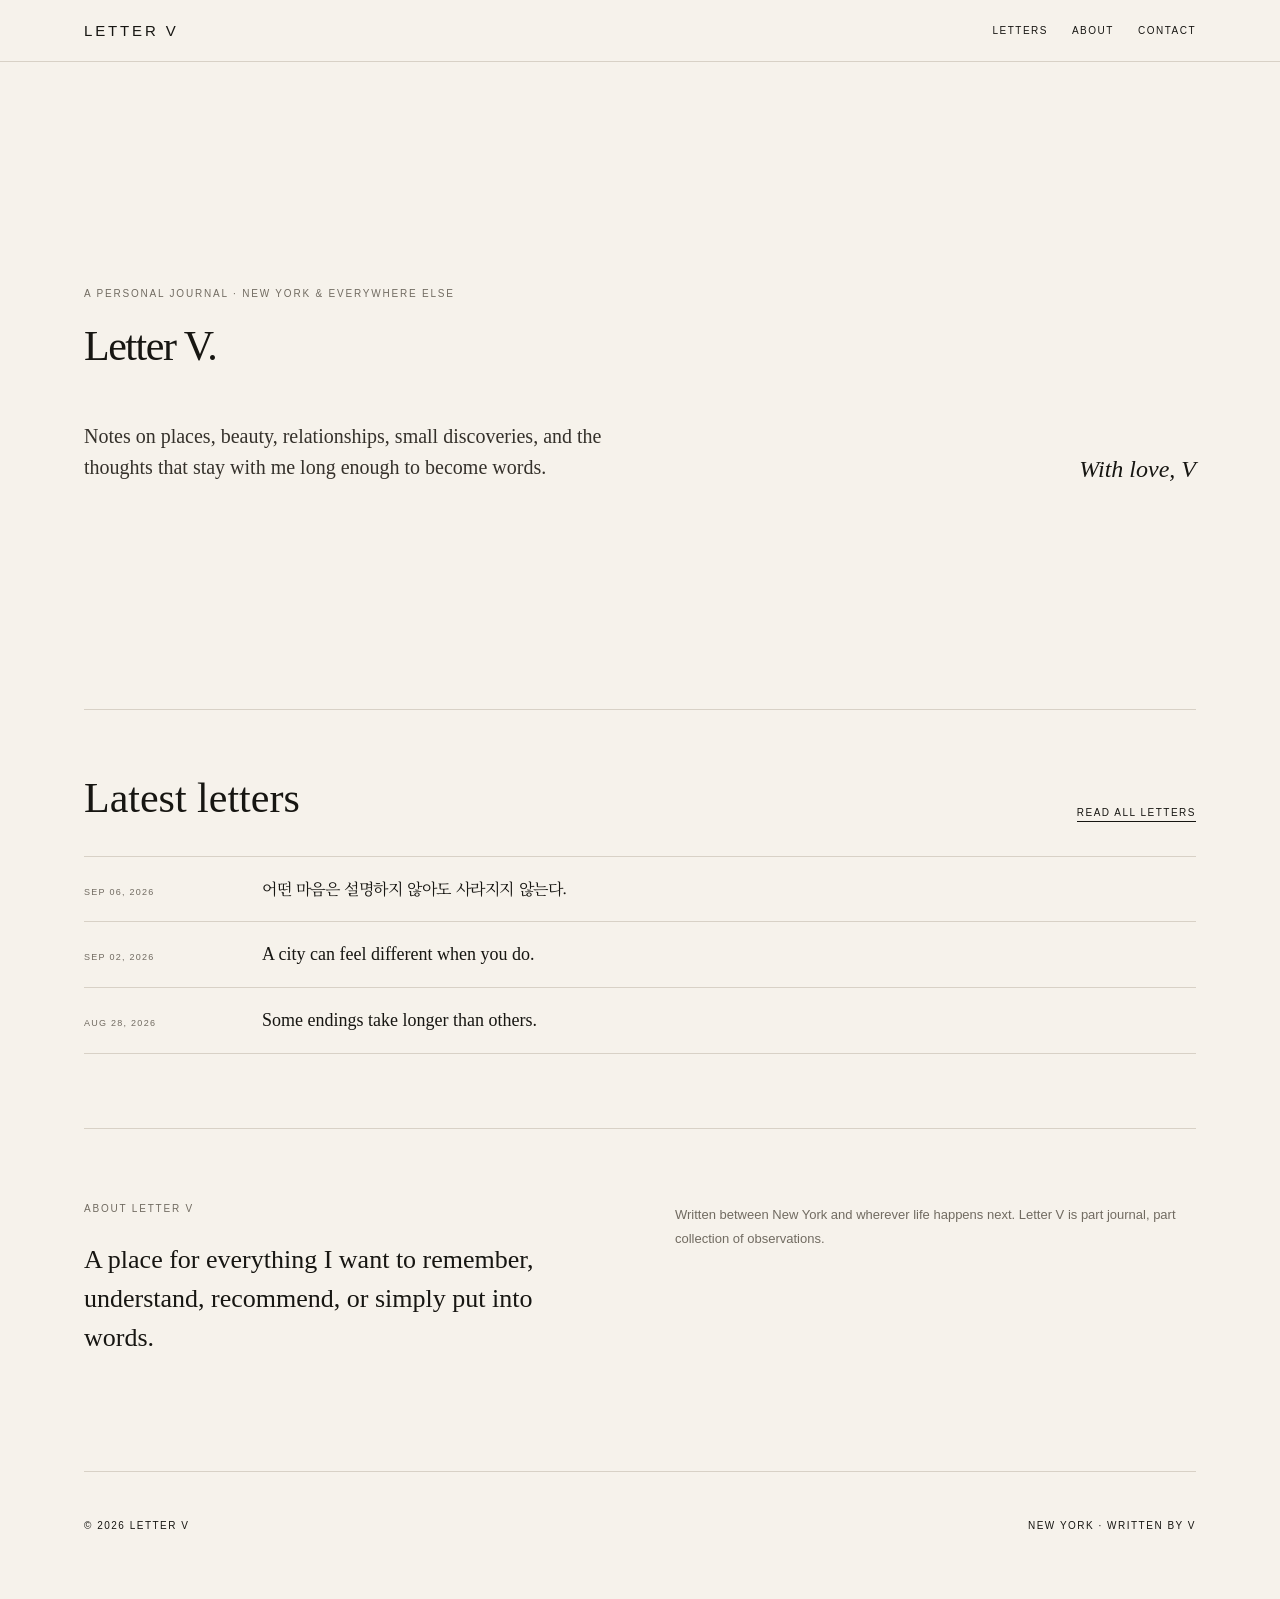
<file: index.html>
<!doctype html><html lang="en"><head><meta charset="utf-8"><meta name="viewport" content="width=device-width,initial-scale=1"><title>Letter V</title><link rel="stylesheet" href="style.css"></head><body><header><div class="header-inner"><a class="brand" href="index.html">Letter V</a><nav><a href="letters.html">Letters</a><a href="about.html">About</a><a href="mailto:hello@letterfromv.com">Contact</a></nav></div></header><main class="shell">
<section class="hero"><div class="kicker">A personal journal · New York & everywhere else</div><h1>Letter V.</h1><div class="hero-meta"><div class="hero-copy">Notes on places, beauty, relationships, small discoveries, and the thoughts that stay with me long enough to become words.</div><div class="signature">With love, V</div></div></section>
<section class="section latest-section">
  <div class="section-head">
    <h2>Latest letters</h2>
    <a class="mini more" href="letters.html">Read all letters</a>
  </div>

  <div class="latest-list">
    <a class="latest-row" href="letter-korean-no-photo.html">
      <div class="latest-date">Sep 06, 2026</div>
      <h3 class="ko" lang="ko">어떤 마음은 설명하지 않아도 사라지지 않는다.</h3>
    </a>

    <a class="latest-row" href="letter-new-york.html">
      <div class="latest-date">Sep 02, 2026</div>
      <h3>A city can feel different when you do.</h3>
    </a>

    <div class="latest-row">
      <div class="latest-date">Aug 28, 2026</div>
      <h3>Some endings take longer than others.</h3>
    </div>
  </div>
</section>
<section class="section about-grid"><div><div class="kicker">About Letter V</div><p>A place for everything I want to remember, understand, recommend, or simply put into words.</p></div><div class="copy">Written between New York and wherever life happens next. Letter V is part journal, part collection of observations.</div></section>
</main><footer><div class="mini">© 2026 Letter V</div><div class="mini">New York · Written by V</div></footer></body></html>
</file>
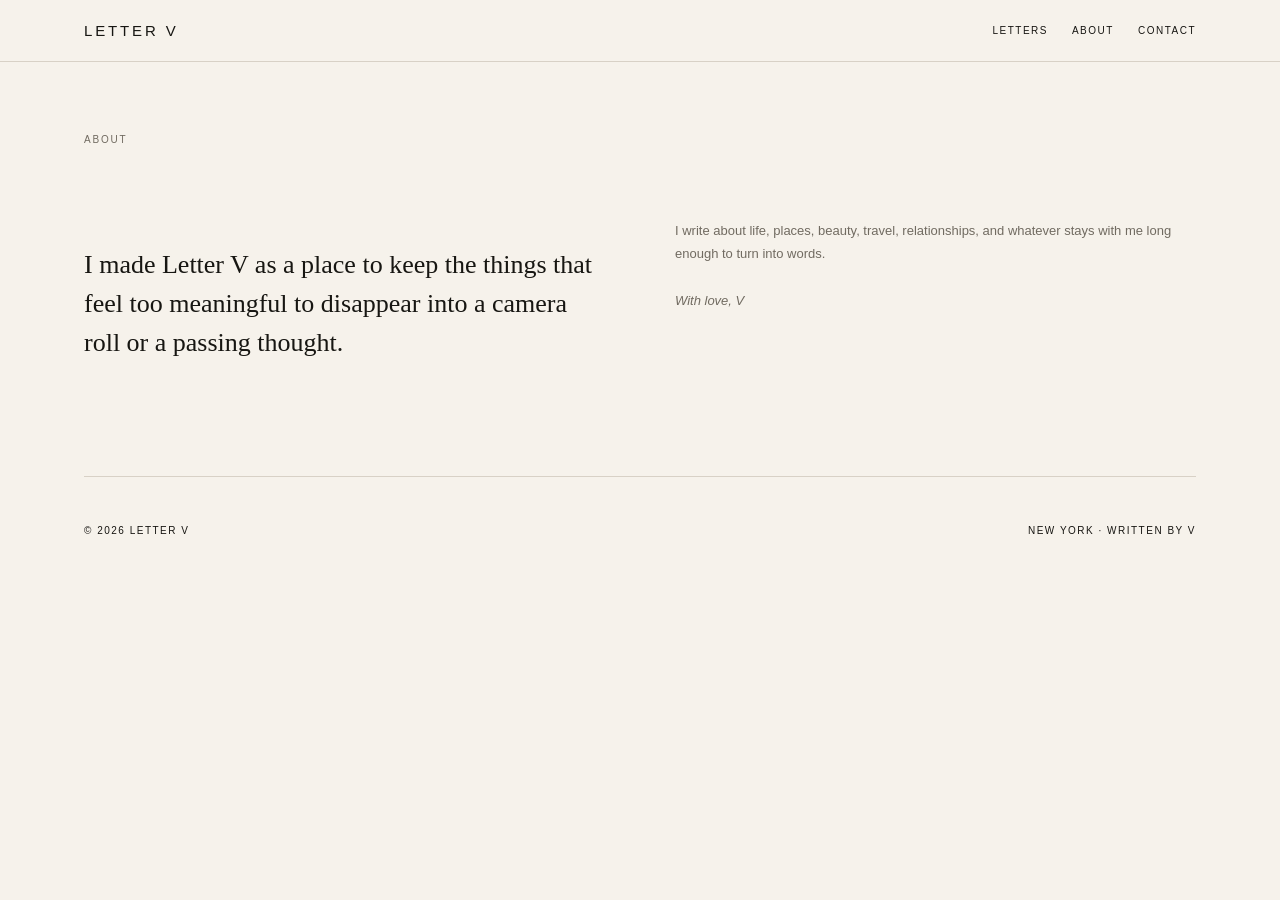
<file: about.html>
<!doctype html><html><head><meta charset="utf-8"><meta name="viewport" content="width=device-width,initial-scale=1"><title>About — Letter V</title><link rel="stylesheet" href="style.css"></head><body><header><div class="header-inner"><a class="brand" href="index.html">Letter V</a><nav><a href="letters.html">Letters</a><a href="about.html">About</a><a href="mailto:hello@letterfromv.com">Contact</a></nav></div></header><main class="shell"><div class="kicker" style="margin-top:72px;margin-bottom:0">About</div><section class="section about-grid"><div><p>I made Letter V as a place to keep the things that feel too meaningful to disappear into a camera roll or a passing thought.</p></div><div class="copy">I write about life, places, beauty, travel, relationships, and whatever stays with me long enough to turn into words.<br><br><em>With love, V</em></div></section></main><footer><div class="mini">© 2026 Letter V</div><div class="mini">New York · Written by V</div></footer></body></html>
</file>
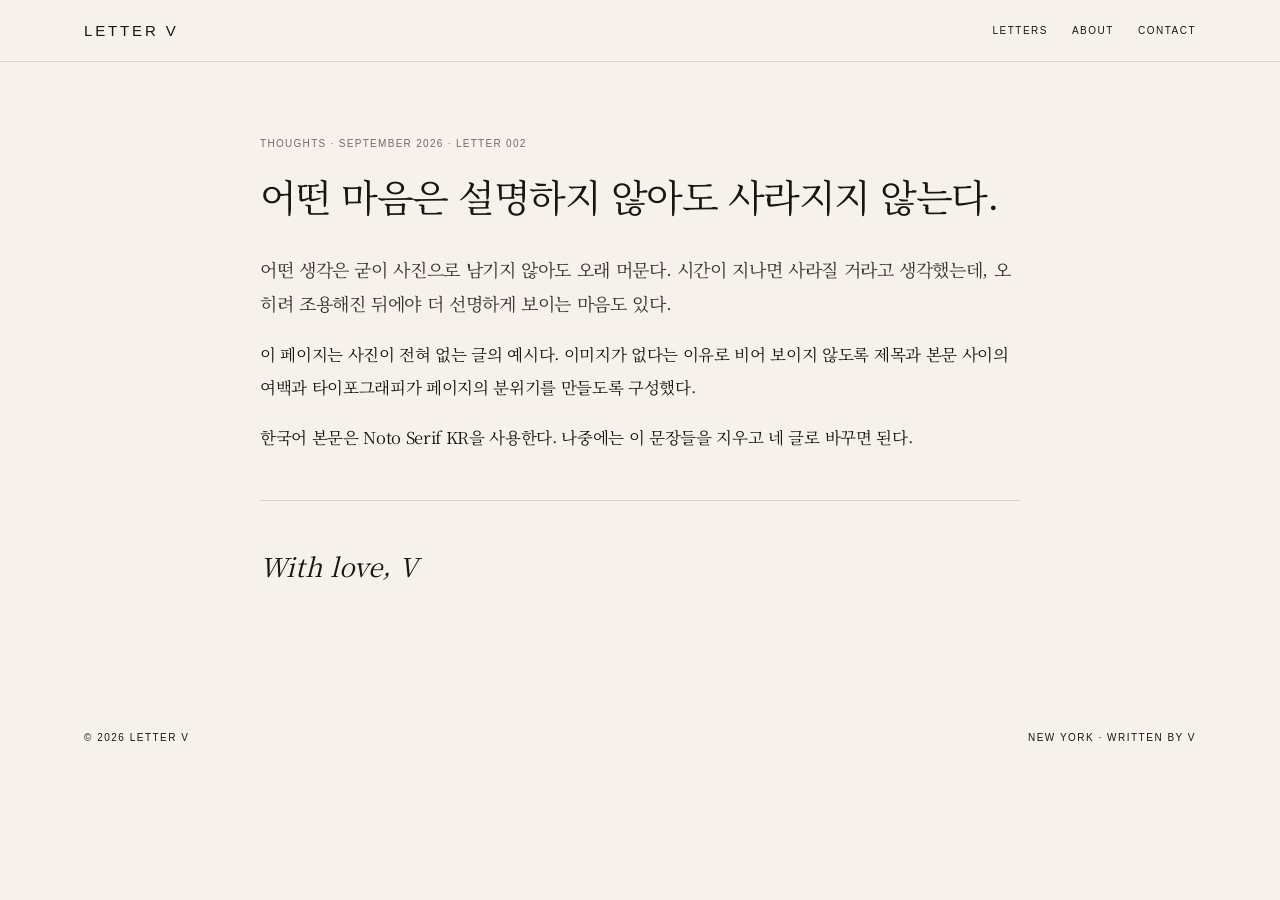
<file: letter-korean-no-photo.html>
<!doctype html><html lang="ko"><head><meta charset="utf-8"><meta name="viewport" content="width=device-width,initial-scale=1"><title>어떤 마음은 설명하지 않아도 사라지지 않는다 — Letter V</title><link rel="stylesheet" href="style.css"></head><body><header><div class="header-inner"><a class="brand" href="index.html">Letter V</a><nav><a href="letters.html">Letters</a><a href="about.html">About</a><a href="mailto:hello@letterfromv.com">Contact</a></nav></div></header><main class="shell"><article class="article ko-article"><div class="meta">Thoughts · September 2026 · Letter 002</div><h1>어떤 마음은 설명하지 않아도 사라지지 않는다.</h1><p class="lead">어떤 생각은 굳이 사진으로 남기지 않아도 오래 머문다. 시간이 지나면 사라질 거라고 생각했는데, 오히려 조용해진 뒤에야 더 선명하게 보이는 마음도 있다.</p><p>이 페이지는 사진이 전혀 없는 글의 예시다. 이미지가 없다는 이유로 비어 보이지 않도록 제목과 본문 사이의 여백과 타이포그래피가 페이지의 분위기를 만들도록 구성했다.</p><p>한국어 본문은 Noto Serif KR을 사용한다. 나중에는 이 문장들을 지우고 네 글로 바꾸면 된다.</p><hr><div class="article-sign">With love, V</div></article></main><footer><div class="mini">© 2026 Letter V</div><div class="mini">New York · Written by V</div></footer></body></html>
</file>
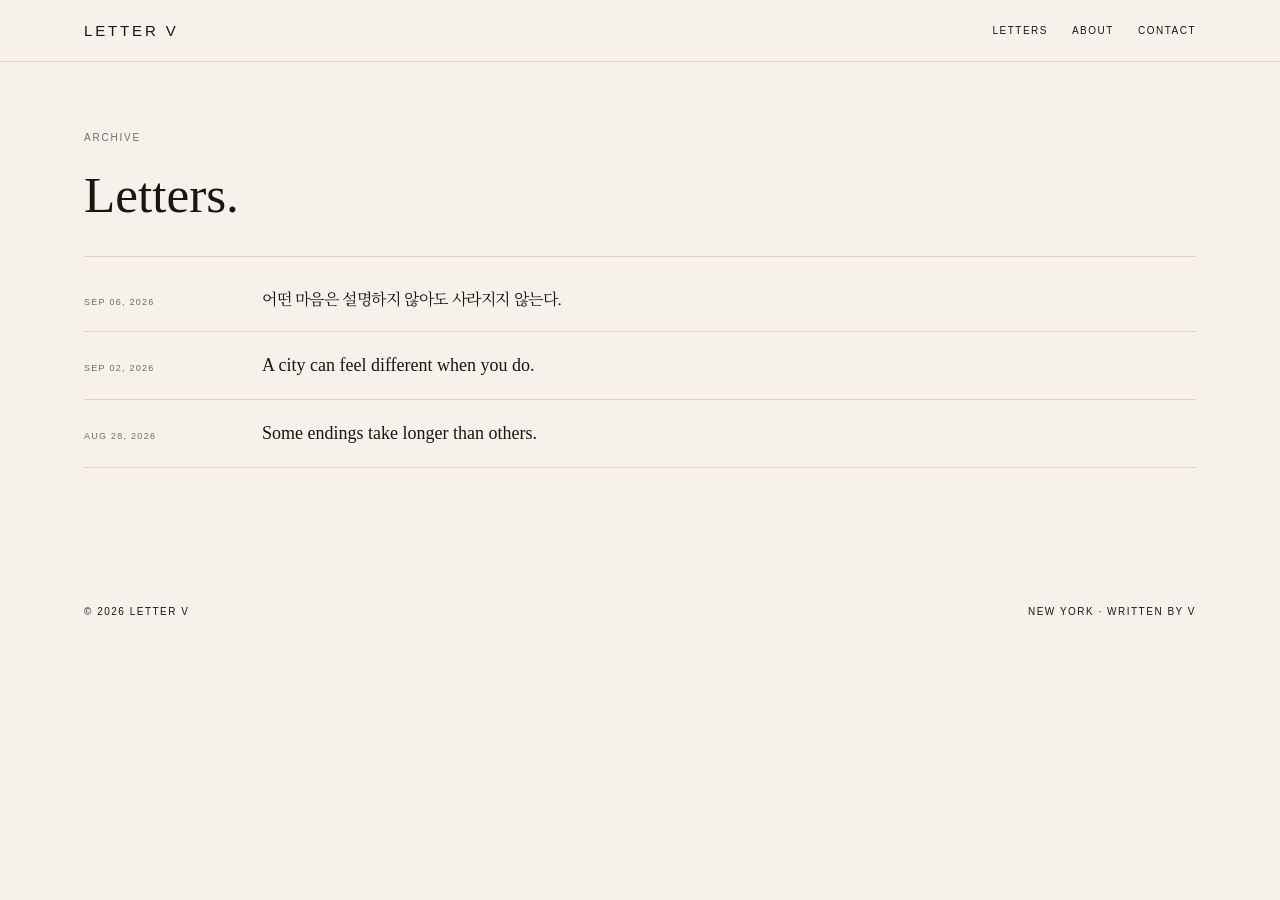
<file: letters.html>
<!doctype html><html><head><meta charset="utf-8"><meta name="viewport" content="width=device-width,initial-scale=1"><title>Letters — Letter V</title><link rel="stylesheet" href="style.css"></head><body><header><div class="header-inner"><a class="brand" href="index.html">Letter V</a><nav><a href="letters.html">Letters</a><a href="about.html">About</a><a href="mailto:hello@letterfromv.com">Contact</a></nav></div></header><main class="shell"><section class="page-title letters-page-title"><div class="kicker">Archive</div><h1>Letters.</h1></section><section class="letters-list">
<a class="letter-row" href="letter-korean-no-photo.html"><div class="letter-date">Sep 06, 2026</div><h3 class="ko">어떤 마음은 설명하지 않아도 사라지지 않는다.</h3></a>
<a class="letter-row" href="letter-new-york.html"><div class="letter-date">Sep 02, 2026</div><h3>A city can feel different when you do.</h3></a>
<div class="letter-row"><div class="letter-date">Aug 28, 2026</div><h3>Some endings take longer than others.</h3></div>
</section></main><footer><div class="mini">© 2026 Letter V</div><div class="mini">New York · Written by V</div></footer></body></html>
</file>
<file: style.css>
@import url('https://fonts.googleapis.com/css2?family=Noto+Serif+KR:wght@400;500;600&display=swap');
:root{--bg:#f6f2eb;--ink:#171612;--muted:#716b61;--line:#d8d1c6}
*{box-sizing:border-box} body{margin:0;background:var(--bg);color:var(--ink);font-family:Georgia,"Times New Roman",serif}
a{color:inherit;text-decoration:none}.shell{max-width:1240px;margin:auto;padding:0 5vw}
header{position:sticky;top:0;z-index:20;background:rgba(246,242,235,.94);backdrop-filter:blur(12px);border-bottom:1px solid var(--line)}
.header-inner{max-width:1240px;margin:auto;padding:22px 5vw;display:flex;justify-content:space-between;align-items:center;gap:24px}
.brand,nav a,.mini,.category,.meta,.letter-date,.kicker{font-family:Arial,sans-serif;text-transform:uppercase}
.brand{font-size:15px;letter-spacing:.19em}nav{display:flex;gap:24px}nav a,.mini{font-size:10px;letter-spacing:.15em}
.hero{min-height:72vh;display:grid;align-content:center;padding:75px 0;border-bottom:1px solid var(--line)}
.kicker{font-size:10px;letter-spacing:.18em;color:var(--muted);margin-bottom:26px}
.hero h1{font-weight:400;font-size:clamp(66px,10vw,145px);line-height:.84;letter-spacing:-.055em;margin:0}
.hero-meta{display:flex;justify-content:space-between;gap:36px;align-items:flex-end;margin-top:54px}
.hero-copy{max-width:560px;font-size:20px;line-height:1.55;color:#35312b}.signature{font-size:24px;font-style:italic}
.section{padding:74px 0 88px;border-bottom:1px solid var(--line)}.section-head{display:flex;justify-content:space-between;align-items:end;margin-bottom:34px}
h2{font-size:42px;font-weight:400;margin:0}.grid{display:grid;grid-template-columns:1.35fr 1fr 1fr;gap:24px}
.card{border-top:1px solid var(--ink);padding-top:12px}.photo{aspect-ratio:4/5;overflow:hidden;margin-bottom:18px;background:#d8d0c4}
.photo img{width:100%;height:100%;object-fit:cover;filter:saturate(.74) contrast(.95)}.category{font-size:9px;letter-spacing:.14em;color:var(--muted)}
.card h3{font-size:28px;font-weight:400;line-height:1.1;margin:10px 0 12px}.card.featured h3{font-size:40px}
.dek{font-size:15px;line-height:1.55;color:var(--muted)}.more{display:inline-block;border-bottom:1px solid var(--ink);padding-bottom:3px}
.text-space{min-height:320px;display:flex;align-items:center;padding:28px 8px 34px 0}
.text-space blockquote{margin:0;font-family:"Noto Serif KR",serif;font-size:28px;line-height:1.65;letter-spacing:-.035em}
.ko-title{font-family:"Noto Serif KR",serif!important;line-height:1.55!important}
.about-grid{display:grid;grid-template-columns:1fr 1fr;gap:70px}.about-grid p{font-size:26px;line-height:1.5}.copy{font-family:Arial,sans-serif;font-size:13px;line-height:1.8;color:var(--muted)}
.page-title{padding:70px 0 36px;border-bottom:1px solid var(--line)}.page-title h1{font-size:clamp(56px,8vw,110px);font-weight:400;margin:0}
.letters-list{padding:10px 0 90px}.letter-row{display:grid;grid-template-columns:150px 1fr;gap:28px;padding:20px 0;border-bottom:1px solid var(--line);align-items:baseline}
.letter-date{font-size:9px;letter-spacing:.14em;color:var(--muted)}.letter-row h3{font-size:18px;line-height:1.5;font-weight:400;margin:0}
.letter-row h3.ko{font-family:"Noto Serif KR",serif;letter-spacing:-.025em}
.article{max-width:760px;margin:0 auto;padding:76px 0 100px}.meta{font-size:10px;letter-spacing:.13em;color:var(--muted)}
/* Individual post title: intentionally ~half the old size */
.article h1{font-size:clamp(32px,4vw,45px);line-height:1.15;font-weight:400;margin:18px 0 28px;letter-spacing:-.025em}
.article .lead{font-size:21px;line-height:1.65;color:#38332d}.article p{font-size:19px;line-height:1.8}
.ko-article{font-family:"Noto Serif KR",serif}.ko-article h1{font-family:"Noto Serif KR",serif;font-size:clamp(30px,3.6vw,42px);line-height:1.5;letter-spacing:-.04em}
.ko-article .lead{font-size:20px;line-height:1.9}.ko-article p{font-size:18px;line-height:2;letter-spacing:-.02em}
.article hr{border:0;border-top:1px solid var(--line);margin:46px 0}.article-sign{font-size:26px;font-style:italic}
footer{max-width:1240px;margin:auto;padding:48px 5vw 68px;display:flex;justify-content:space-between;gap:20px}
@media(max-width:850px){.grid,.about-grid{grid-template-columns:1fr}.hero-meta{display:block}.signature{margin-top:25px}.text-space{min-height:220px}}
@media(max-width:560px){.letter-row{grid-template-columns:1fr;gap:7px;padding:18px 0}.article h1,.ko-article h1{font-size:30px}}


/* Homepage adjustments */
.hero h1{
  font-size:clamp(52px,8vw,112px);
  line-height:.92;
  letter-spacing:-.05em;
  white-space:nowrap;
}
.text-only-card{
  min-height:100%;
}
.text-only-card a{
  min-height:100%;
  display:flex;
  flex-direction:column;
  justify-content:center;
  padding:70px 0;
}
.text-only-card .ko-title{
  margin-top:14px;
  margin-bottom:16px;
  font-size:28px;
  line-height:1.6!important;
}
@media(max-width:560px){
  .hero h1{
    font-size:clamp(46px,15vw,72px);
    white-space:nowrap;
  }
  .text-only-card a{
    padding:46px 0;
  }
}


/* Homepage title: half-size */
.hero h1{
  font-size:clamp(28px,4vw,56px);
  line-height:1;
  letter-spacing:-.035em;
  white-space:nowrap;
}

/* Latest letters: text-only cards, no images */
.latest-text-card,
.text-only-card{
  min-height:320px;
}
.latest-text-card > a,
.text-only-card > a{
  min-height:320px;
  display:flex;
  flex-direction:column;
  justify-content:center;
  padding:46px 0;
}
.latest-text-card:not(:has(a)){
  display:flex;
  flex-direction:column;
  justify-content:center;
  padding:46px 0;
}
.latest-text-card.featured h3{
  font-size:30px;
}
@media(max-width:560px){
  .hero h1{
    font-size:clamp(28px,11vw,44px);
  }
  .latest-text-card,
  .text-only-card,
  .latest-text-card > a,
  .text-only-card > a{
    min-height:220px;
  }
}


/* FINAL OVERRIDE — much smaller homepage Letter V. title */
body .hero h1{
  font-size:32px !important;
  line-height:1.05 !important;
  letter-spacing:-0.02em !important;
  white-space:nowrap !important;
}
@media(max-width:560px){
  body .hero h1{
    font-size:28px !important;
  }
}


/* ===== V3: Korean typography one size smaller site-wide ===== */
.ko,
[lang="ko"],
.ko-title,
.ko-article,
.ko-article p,
.ko-article .lead,
.ko-article h1,
.letter-row h3.ko,
.latest-row h3.ko {
  font-size: 0.92em;
}

/* Keep Korean article hierarchy balanced after global reduction */
.ko-article h1{
  font-size:clamp(27px,3.2vw,38px) !important;
}
.ko-article .lead{
  font-size:18px !important;
}
.ko-article p{
  font-size:16.5px !important;
}
.letter-row h3.ko,
.latest-row h3.ko{
  font-size:16px !important;
}
.card .ko-title{
  font-size:24px !important;
}

/* ===== V3: Latest letters as a simple vertical list ===== */
.latest-section{
  padding-top:64px;
  padding-bottom:74px;
}
.latest-list{
  border-top:1px solid var(--line);
}
.latest-row{
  display:grid;
  grid-template-columns:150px 1fr;
  gap:28px;
  align-items:baseline;
  padding:19px 0;
  border-bottom:1px solid var(--line);
}
.latest-date{
  font-family:Arial,sans-serif;
  font-size:9px;
  letter-spacing:.14em;
  text-transform:uppercase;
  color:var(--muted);
}
.latest-row h3{
  margin:0;
  font-size:18px;
  line-height:1.5;
  font-weight:400;
}
.latest-row h3.ko{
  font-family:"Noto Serif KR","AppleMyungjo","Batang",serif;
  letter-spacing:-.025em;
  line-height:1.65;
}

@media(max-width:560px){
  .latest-row{
    grid-template-columns:1fr;
    gap:7px;
    padding:17px 0;
  }
  .latest-row h3{
    font-size:17px;
  }
  .latest-row h3.ko{
    font-size:15px !important;
  }
}


/* ===== V4 page refinements ===== */

/* Letters archive page title: about half the previous size */
.letters-page-title h1{
  font-size:clamp(28px,4vw,55px) !important;
  line-height:1 !important;
}

/* About page no longer has a large page-title block */
body:has(.about-grid) main.shell > .about-grid:first-child{
  padding-top:72px;
}

@media(max-width:560px){
  .letters-page-title h1{
    font-size:30px !important;
  }
}


/* Homepage Letter V. = same size as Latest letters */
body .hero h1{
  font-size:42px !important;
  line-height:1 !important;
  letter-spacing:-.035em !important;
  white-space:nowrap !important;
}
@media(max-width:560px){
  body .hero h1{
    font-size:42px !important;
  }
}
</file>
